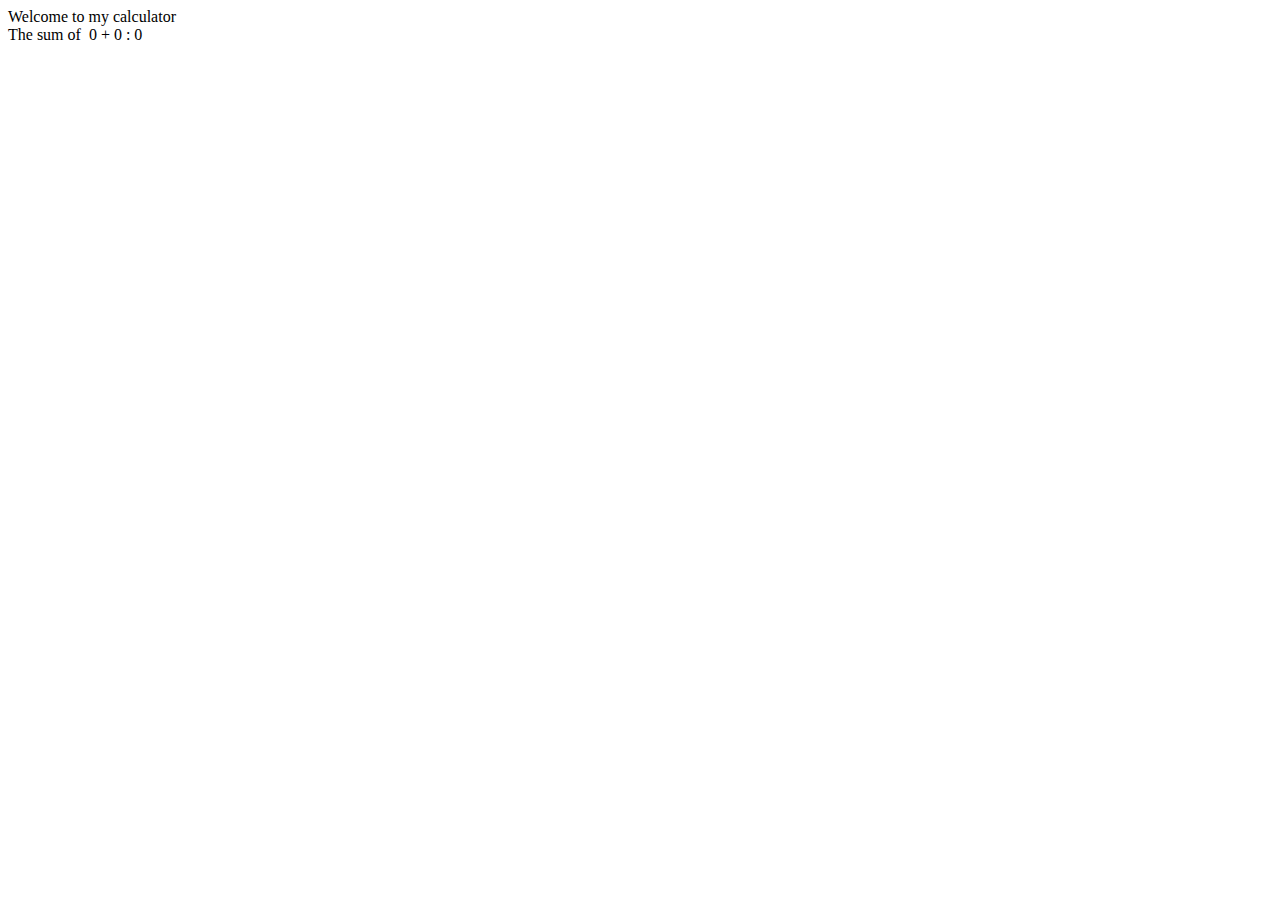
<file: index.html>
<!DOCTYPE html>
<html lang="en">
  <head>
    <meta charset="UTF-8" />
    <meta name="viewport" content="width=device-width, initial-scale=1.0" />
    <meta http-equiv="X-UA-Compatible" content="ie=edge" />
    <title>Assignment 1</title>
  </head>
  <body id="body">
    <script>
      // variable declarations
      let num1 = Number(prompt("Enter first number"));
      let num2 = Number(prompt("Enter second number"));
      let total = num1 + num2;

      document.getElementById("body").innerHTML =
        "Welcome to my calculator" + "<br>";
      document.write(`The sum of  &nbsp${num1} + ${num2} : ${total}`);
    </script>
  </body>
</html>
</file>
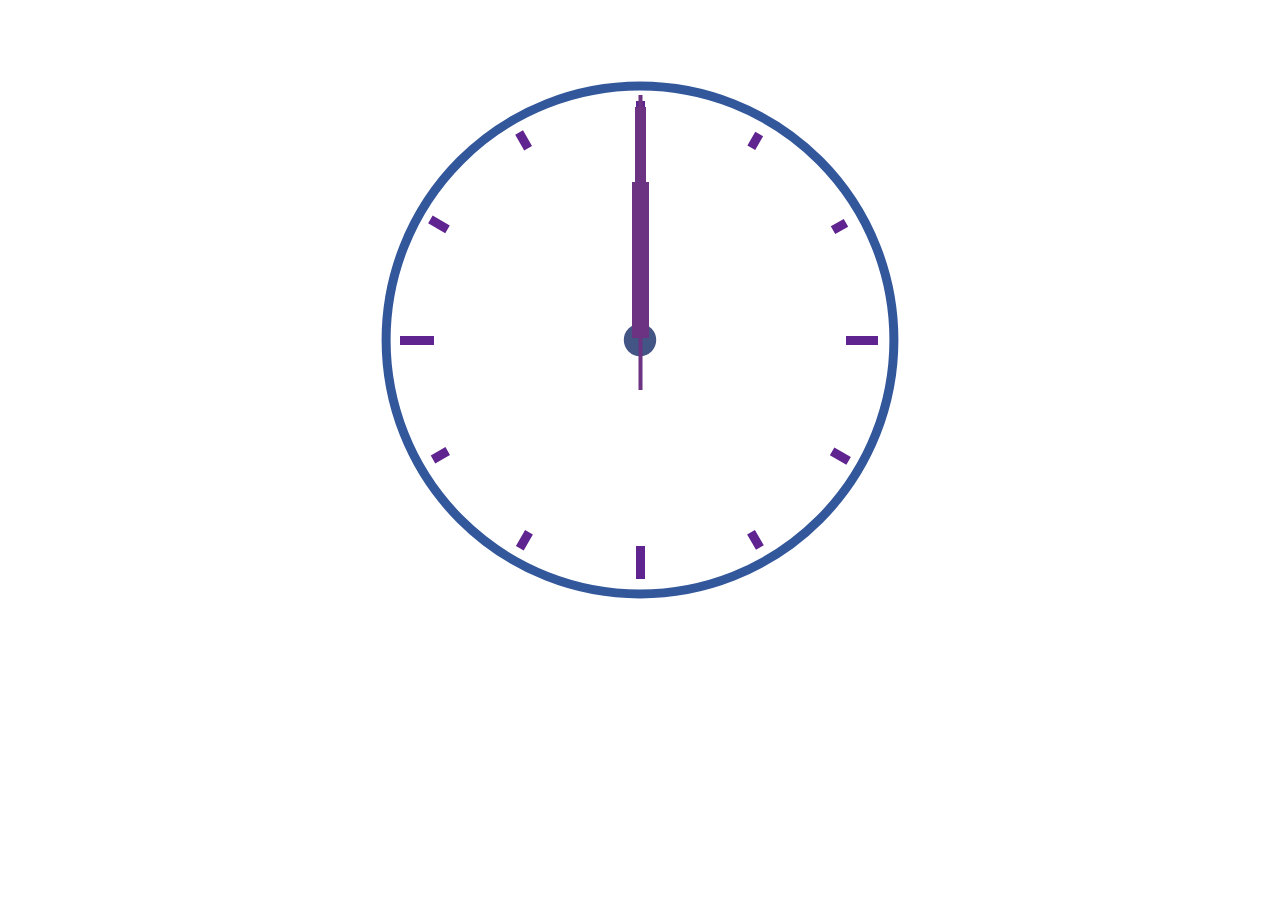
<file: analog-clock/index.html>
<!DOCTYPE html>
<html lang="en-US">

<head>
    <meta charset="UTF-8">
    <meta name="viewport" content="width=device-width, initial-scale=1">
    <title>A Digital Analog Clock</title>
    <link rel="stylesheet" href="style.css" type="text/css" media="all">
    <script src="script.js" defer></script>
</head>

<body>
<main class="main">
    <div class="clockbox">
        <svg id="clock" xmlns="http://www.w3.org/2000/svg" width="600" height="600" viewBox="0 0 600 600">
            <g id="face">
                <circle class="circle" cx="300" cy="300" r="253.9"/>
                <path class="hour-marks" d="M300.5 94V61M506 300.5h32M300.5 506v33M94 300.5H60M411.3 107.8l7.9-13.8M493 190.2l13-7.4M492.1 411.4l16.5 9.5M411 492.3l8.9 15.3M189 492.3l-9.2 15.9M107.7 411L93 419.5M107.5 189.3l-17.1-9.9M188.1 108.2l-9-15.6"/>
                <circle class="mid-circle" cx="300" cy="300" r="16.2"/>
            </g>
            <g id="hour">
                <path class="hour-arm" d="M300.5 298V142"/>
                <circle class="sizing-box" cx="300" cy="300" r="253.9"/>
            </g>
            <g id="minute">
                <path class="minute-arm" d="M300.5 298V67"/>
                <circle class="sizing-box" cx="300" cy="300" r="253.9"/>
            </g>
            <g id="second">
                <path class="second-arm" d="M300.5 350V55"/>
                <circle class="sizing-box" cx="300" cy="300" r="253.9"/>
            </g>
        </svg>
    </div><!-- .clockbox -->
</main>

</body>

</html>
</file>
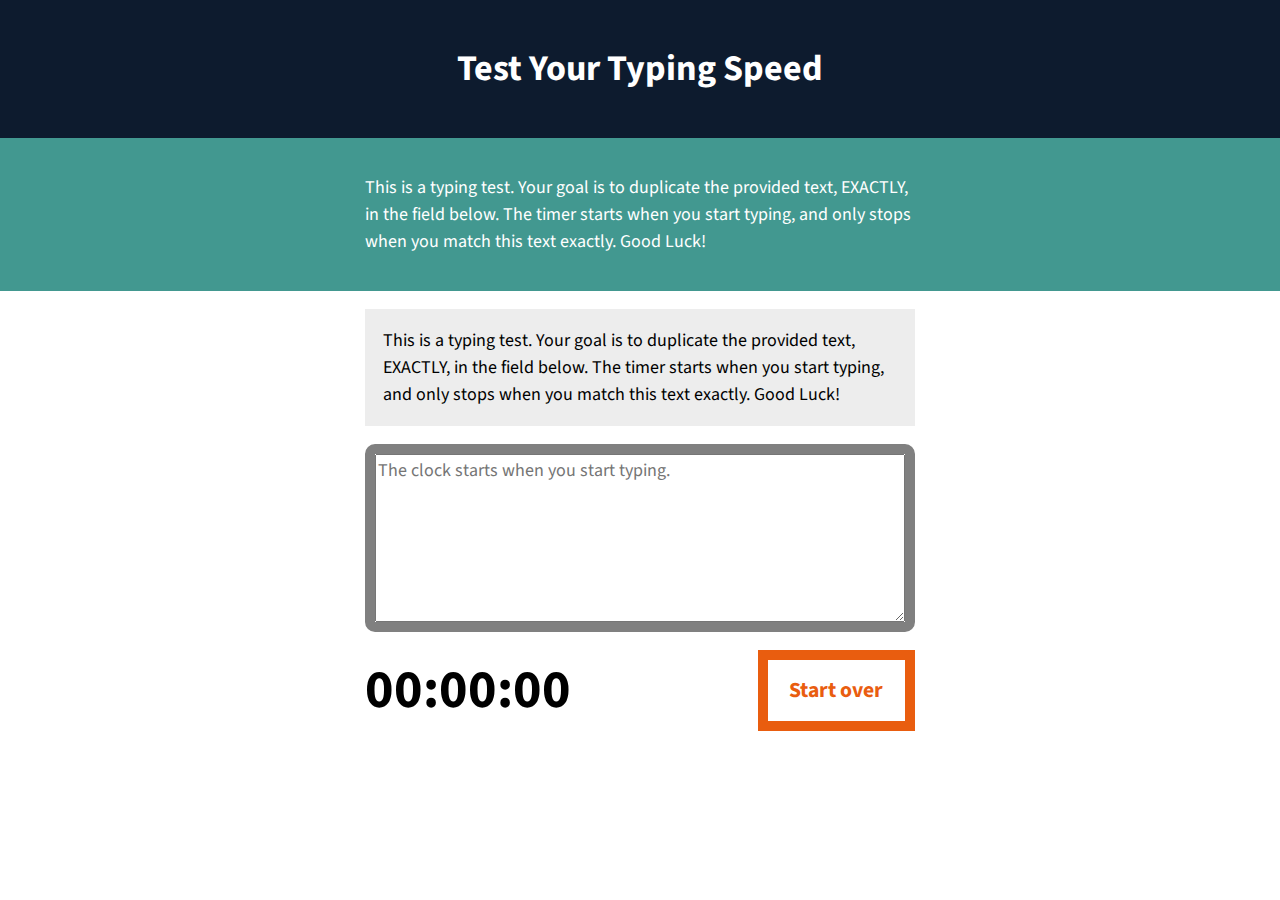
<file: type-speed/index.html>
<!DOCTYPE html>
<html lang="en-US">

<head>
    <meta charset="UTF-8">
    <meta name="viewport" content="width=device-width, initial-scale=1">
    <title>JS Typing Speed Test</title>
    <script src="script.js" async></script>
    <link rel="stylesheet" href="//fonts.googleapis.com/css?family=Source+Sans+Pro:400,400i,700,700i,900,900i" type="text/css" media="all">
    <link rel="stylesheet" href="style.css">
</head>

<body>
    <header class="masthead">
        <h1>Test Your Typing Speed</h1>
    </header>
    <main class="main">
        <article class="intro">
            <p>This is a typing test. Your goal is to duplicate the provided text, EXACTLY, in the field below. The timer starts when you start typing, and only stops when you match this text exactly. Good Luck!</p>
        </article><!-- .intro -->
        <section class="test-area">
            <div id="origin-text">
                <p>This is a typing test. Your goal is to duplicate the provided text, EXACTLY, in the field below. The timer starts when you start typing, and only stops when you match this text exactly. Good Luck!</p>
            </div><!-- #origin-text -->

            <div class="test-wrapper">
                <textarea id="test-area" name="textarea" rows="6" placeholder="The clock starts when you start typing."></textarea>
            </div><!-- .test-wrapper -->

            <div class="meta">
                <section id="clock">
                    <div class="timer">00:00:00</div>
                </section>

                <button id="reset">Start over</button>
            </div><!-- .meta -->
        </section><!-- .test-area -->
    </main>

</body>

</html>
</file>
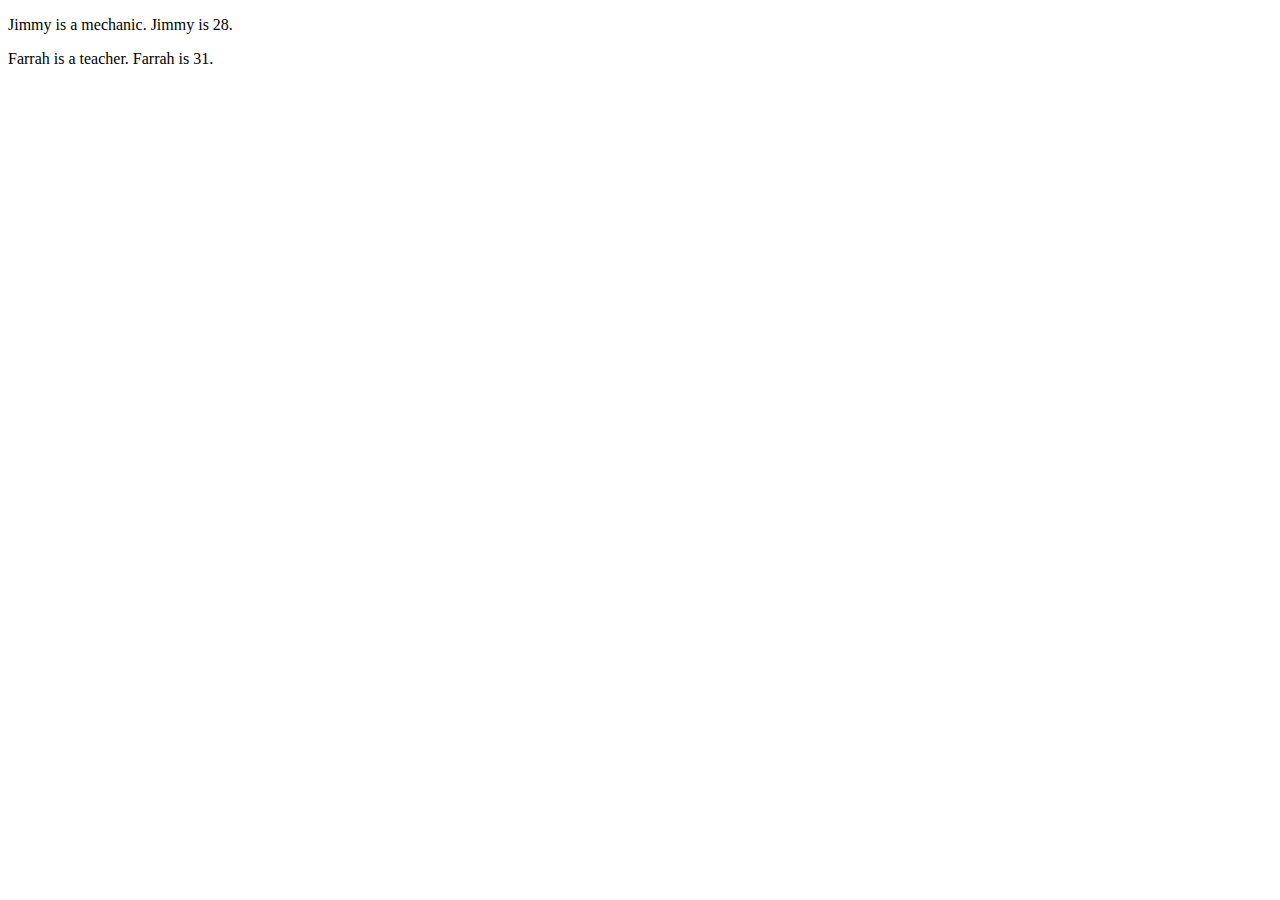
<file: constructor.html>
<!DOCTYPE html>
<html lang="en">
  <head>
    <meta charset="UTF-8" />
    <meta name="viewport" content="width=device-width, initial-scale=1.0" />
    <meta http-equiv="X-UA-Compatible" content="ie=edge" />
    <title>Constructor Template</title>
  </head>
  <body id="body">
    <p id="p"></p>
    <p id="p2"></p>
    <script>
      function Person(name, age, occupation) {
        this.name = name;
        this.age = age;
        this.occupation = occupation;
        this.checkJob = function() {
          return this.occupation;
        };
      }
      var Jimmy = new Person("Jimmy", 28, "mechanic");

      var Farrah = new Person("Farrah", 31, "teacher");

      document.getElementById("p2").innerHTML =
        Farrah.name +
        " is a " +
        Farrah.occupation +
        ". " +
        Farrah.name +
        " is " +
        Farrah.age +
        ".";

      document.getElementById(
        "p"
      ).innerHTML = `${Jimmy.name} is a ${Jimmy.occupation}. ${Jimmy.name} is ${Jimmy.age}.`;
    </script>
  </body>
</html>
</file>
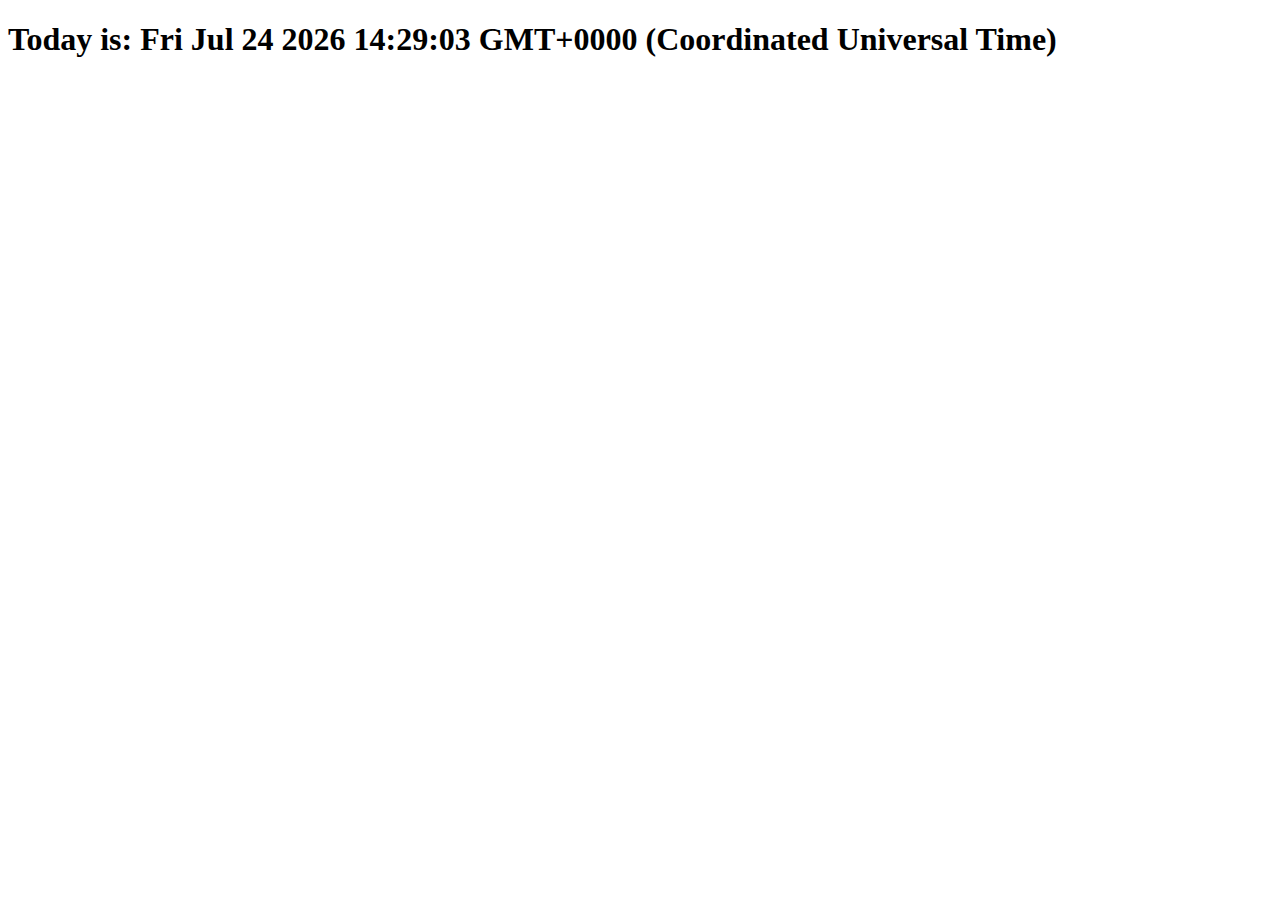
<file: date.html>
<!DOCTYPE html>
<html lang="en">
<head>
    <meta charset="UTF-8">
    <meta name="viewport" content="width=device-width, initial-scale=1.0">
    <meta http-equiv="X-UA-Compatible" content="ie=edge">
    <title>Document</title>
    <!-- <script src="script.js"defer></script> -->
    <!-- Defer pushes the file to load last -->
</head>
<body>
    <script>
        let date = new Date();
        
        document.body.innerHTML='<h1>Today is: ' + date + '</h1>';

    </script>
</body>
</html>
</file>
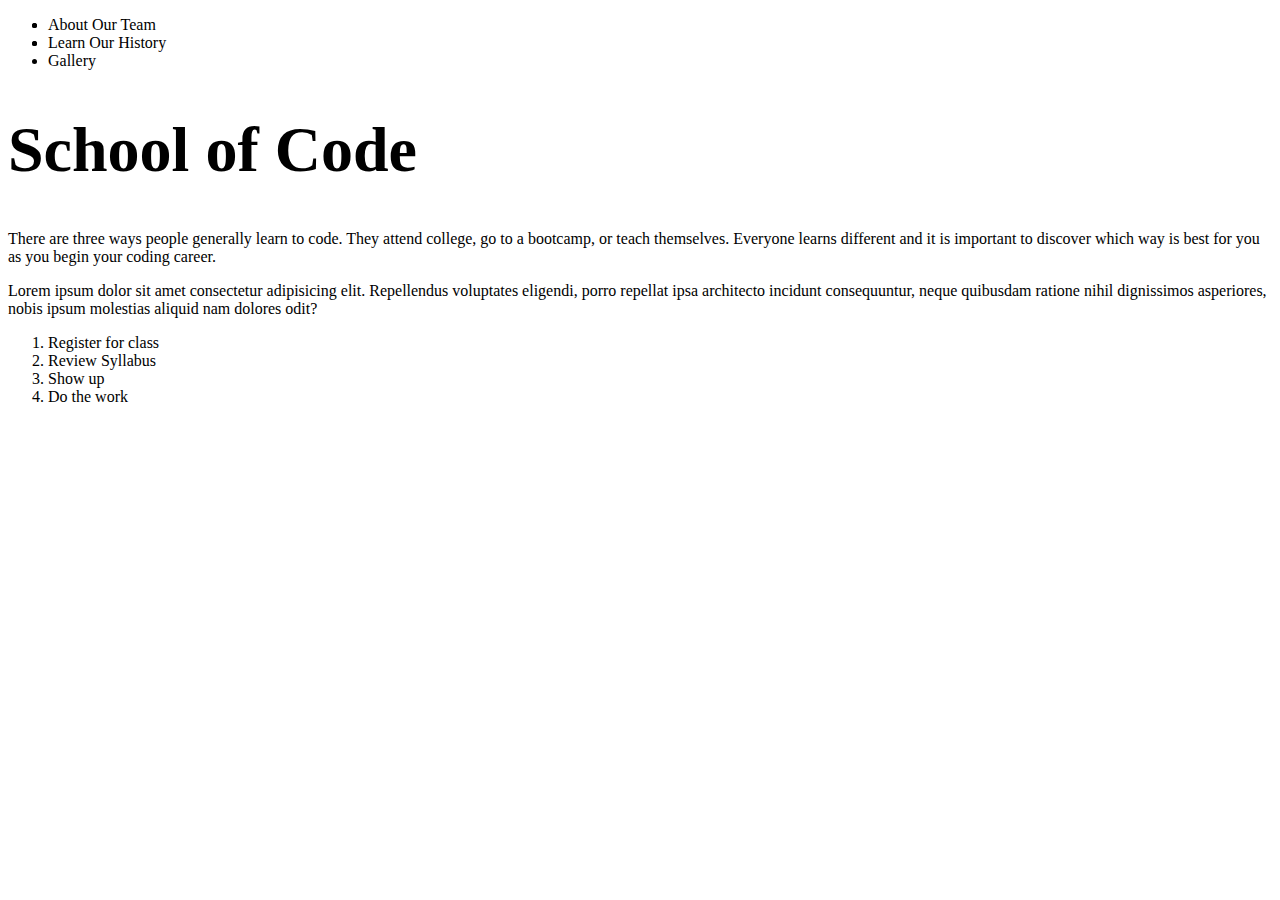
<file: dom.html>
<!DOCTYPE html>
<html lang="en">
  <head>
    <meta charset="UTF-8" />
    <meta name="viewport" content="width=device-width, initial-scale=1.0" />
    <title>DOM methods</title>
  </head>
  <body>
    <nav>
      <ul>
        <li id="one">About</li>
        <li id="two">History</li>
        <li id="three">Gallery</li>
      </ul>
    </nav>
    <h1 id="header">Business</h1>
    <p id="pOne">
     Lorem ipsum dolor sit amet consectetur adipisicing elit. Autem ipsum neque, laboriosam ratione dolorum corporis temporibus perspiciatis dolore, eos labore animi quae, possimus blanditiis cumque! Provident doloremque odit reiciendis nisi?
    </p>

    <p id='pTwo'>
      Lorem ipsum dolor sit amet consectetur adipisicing elit. Repellendus
      voluptates eligendi, porro repellat ipsa architecto incidunt consequuntur,
      neque quibusdam ratione nihil dignissimos asperiores, nobis ipsum
      molestias aliquid nam dolores odit?
    </p>
    <p id = 'pThree'>Lorem, ipsum dolor sit amet consectetur adipisicing elit. Praesentium, quasi quis, deleniti similique possimus officia explicabo natus suscipit qui, quibusdam quos ab impedit hic laboriosam odit nemo beatae rem voluptate!</p>

    <ol>
      <li>Register for class</li>
      <li>Review Syllabus</li>
      <li>Show up</li>
    </ol>

    <script>
      // Change nav link titles
      let navTitle = document.getElementById("one");
      let navContent = navTitle.innerHTML;
      navTitle.innerHTML = "<li> About Our Team</li>";

      let navTitle2 = document.getElementById("two");
      let navContent2 = navTitle2.innerHTML;
      navTitle2.innerHTML = "<li> Learn Our History</li>";

      let newheader = document.getElementById("header");
      let headerContent = newheader.innerHTML;
      newheader.innerHTML = "<h1> School of Code</h1>";
        //Add bullet to ordered list
      let addLink = document.createElement("li");
      let newLink = document.createTextNode("Do the work");
      addLink.appendChild(newLink);
      let position = document.getElementsByTagName("ol")[0];
      position.appendChild(addLink);


      //Remove element from dom tree

      let removePara = document.getElementsByTagName('p')[2];
      let container = removePara.parentNode;
      container.removeChild(removePara)

      //Accessing & Changing a Text Node

      let changePara = document.getElementById('pOne');
      let content = changePara.firstChild.nodeValue;
      content = content.replace('Lorem ipsum dolor sit amet consectetur adipisicing elit. Autem ipsum neque, laboriosam ratione dolorum corporis temporibus perspiciatis dolore, eos labore animi quae, possimus blanditiis cumque! Provident doloremque odit reiciendis nisi?',' There are three ways people generally learn to code. They attend college, go to a bootcamp, or teach themselves. Everyone learns different and it is important to discover which way is best for you as you begin your coding career.');
        changePara.firstChild.nodeValue = content;
    </script>
  </body>
</html>
</file>
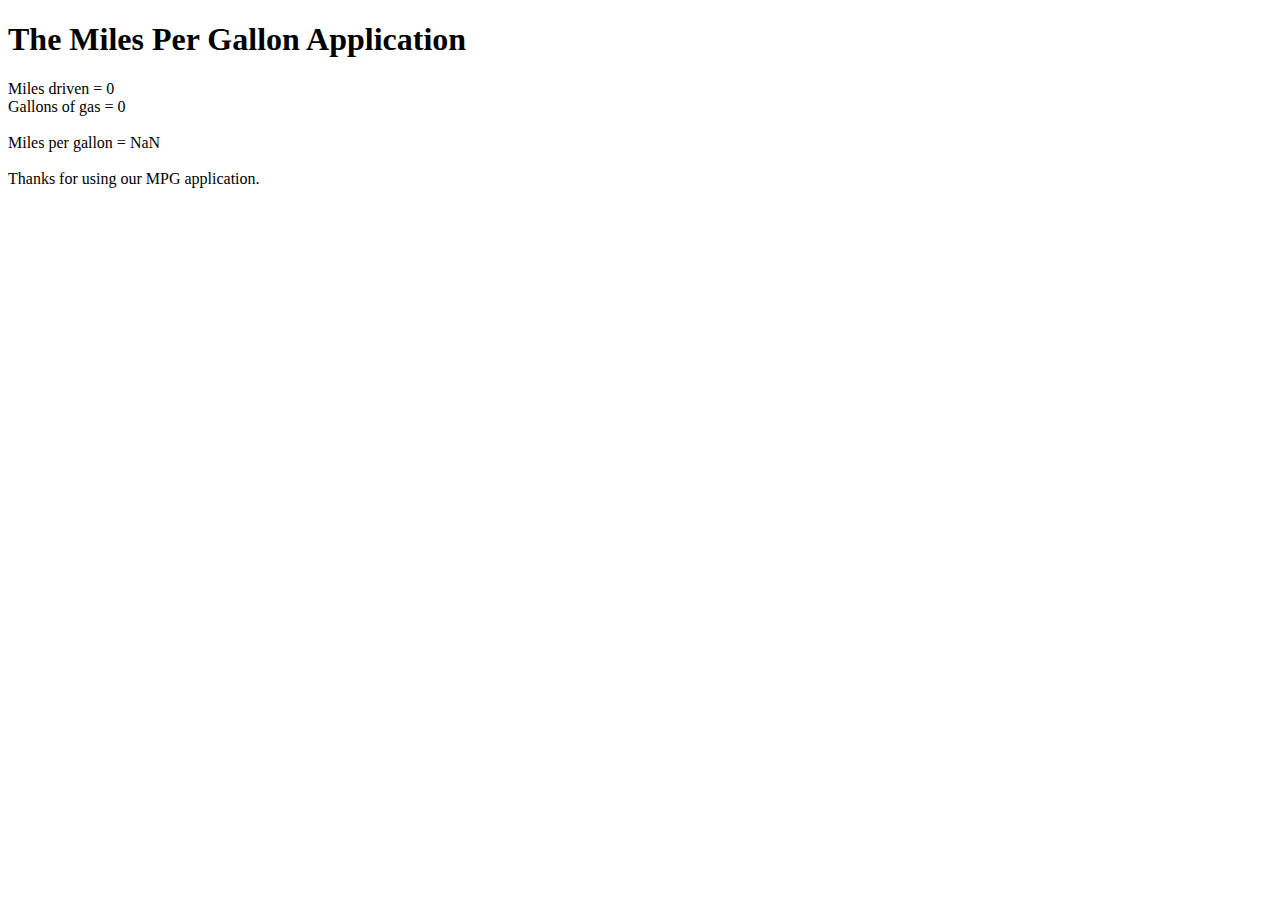
<file: mpg.html>
<!DOCTYPE html>
<html lang="en">
  <head>
    <meta charset="UTF-8" />
    <meta name="viewport" content="width=device-width, initial-scale=1.0" />
    <meta http-equiv="X-UA-Compatible" content="ie=edge" />
    <title>MPG</title>
  </head>
  <body>
    <h1 id="h1"></h1>
    <p id="para"></p>
    <script>
      document.getElementById("h1").innerHTML =
        "The Miles Per Gallon Application";

      //declaring variables
      let miles = Number(prompt("Enter miles driven"));
      let gals = Number(prompt("Enter gallons of gas used"));

      //calculation
      let division = parseInt(miles / gals);

      document.write(
        "Miles driven = " +
          miles +
          "<br>" +
          "Gallons of gas = " +
          gals +
          "<br>" +
          "<br>" +
          "Miles per gallon = " +
          division +
          "<br>" +
          "<br>"
      );

      document.write("Thanks for using our MPG application.");
    </script>
  </body>
</html>
</file>
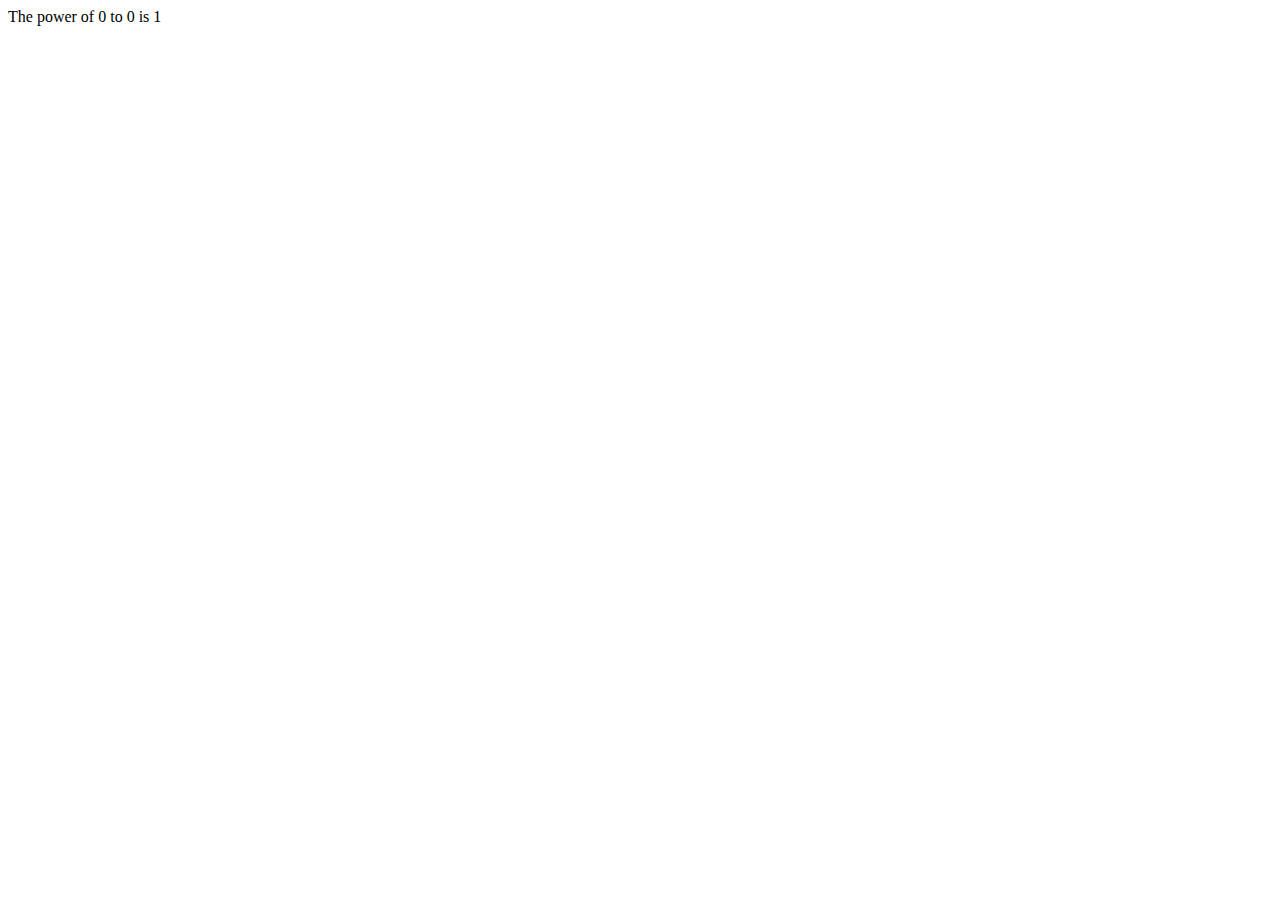
<file: PowerOfN.html>
<!DOCTYPE html>
<html lang="en">
  <head>
    <meta charset="UTF-8" />
    <meta name="viewport" content="width=device-width, initial-scale=1.0" />
    <meta http-equiv="X-UA-Compatible" content="ie=edge" />
    <title>Power Of N</title>
  </head>
  <body>
    <script>
      // variable declarations

      let numberOne = Number(prompt("Enter a base number:"));

      let numberTwo = Number(prompt("Enter an exponent:"));

      let sum = Math.pow(numberOne,numberTwo)

        document.write(`The power of ${numberOne} to ${numberTwo} is ${sum} `);


    </script>
  </body>
</html>
</file>
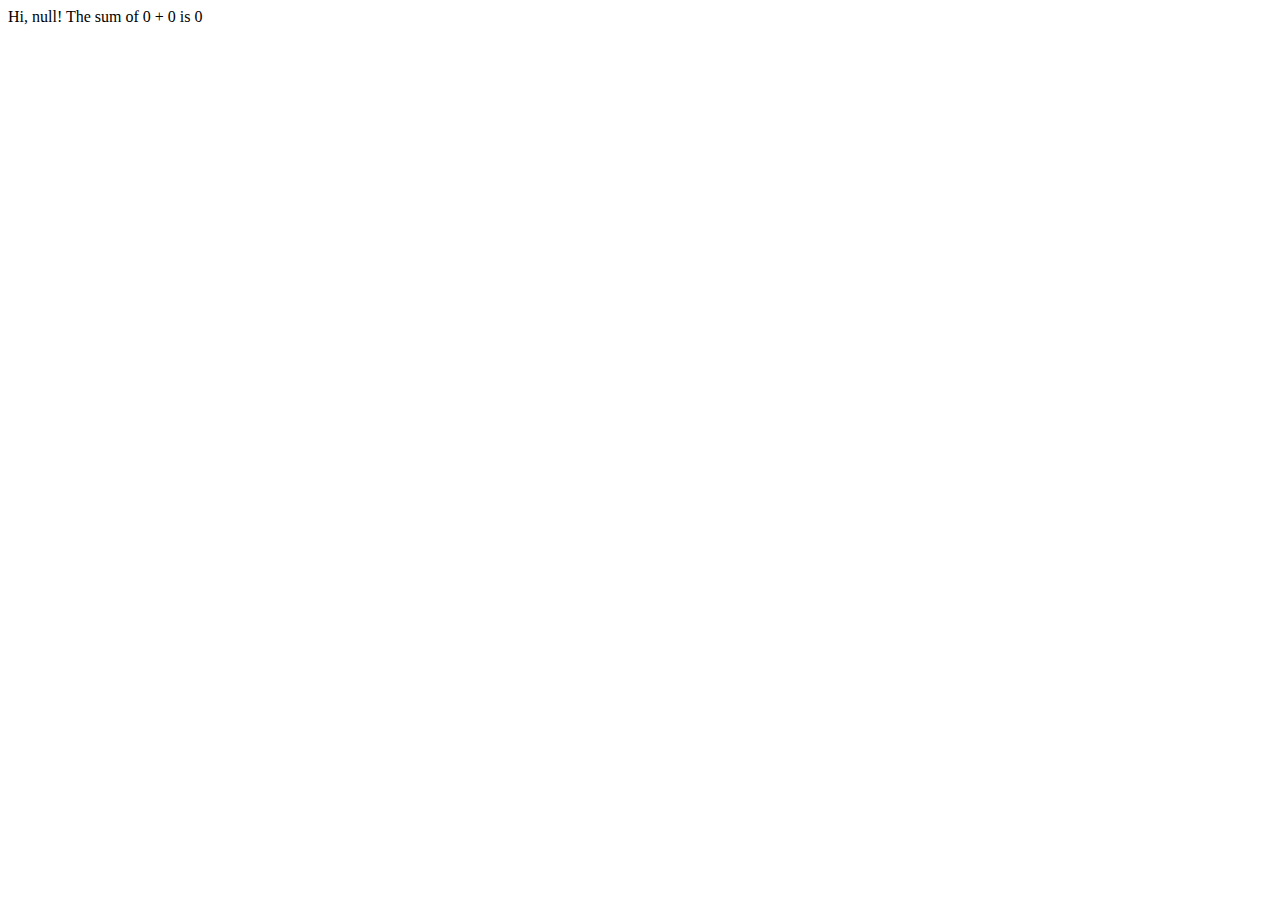
<file: sumGame.html>
<!DOCTYPE html>
<html lang="en">
  <head>
    <meta charset="UTF-8" />
    <meta name="viewport" content="width=device-width, initial-scale=1.0" />
    <meta http-equiv="X-UA-Compatible" content="ie=edge" />
    <title>Sum Game</title>
  </head>
  <body>
    <script>
      // variable declarations
      let name = prompt("Let's play the sum game. \nPlease enter your name");

      let numberOne = Number(prompt("Enter first number"));

      let numberTwo = Number(prompt("Enter second number"));

      let sum = numberOne + numberTwo;

      document.write(
        `Hi, ${name}! The sum of ${numberOne} + ${numberTwo} is ${sum}`
      );
    </script>
  </body>
</html>
</file>
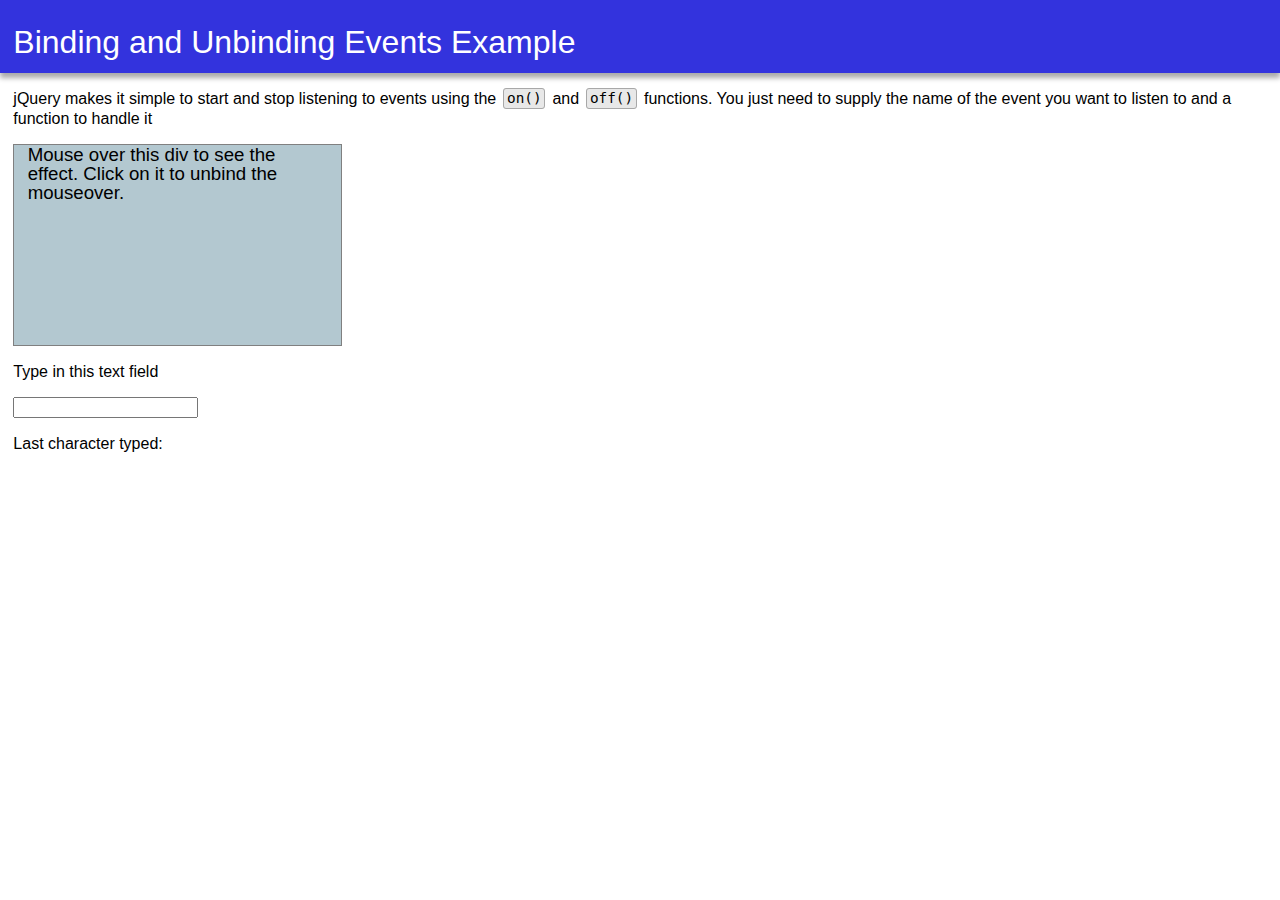
<file: events/events.html>
<!DOCTYPE html>
<html lang="en">
  <head>
    <meta charset="UTF-8" />
    <meta name="viewport" content="width=device-width, initial-scale=1.0" />
    <title>Binding and Unbinding Events with jQuery</title>
    <link rel="stylesheet" href="../events/style.css" />
    <script src="https://ajax.googleapis.com/ajax/libs/jquery/3.4.1/jquery.min.js"></script>
    <script type="text/javascript">
      $(function() {
        $("#evtTarget").on("mouseover mouseleave", highlight);

        $("#evtTarget").on("click", function(evt) {
          $("#evtTarget").off("mouseover mouseleave", highlight);
          $("#evtTarget").html("<p>Hover effect shut off</p>");
          $("#evtTarget").removeClass("highlighted");
          
        });
        $("#textEntry").on("keypress", function(evt) {
            $("#keyPress").text(String.fromCharCode(evt.charCode));
          });
      });

      function highlight() {
        $("#evtTarget").toggleClass("highlighted");
      }
    </script>
    <style type="text/css">
      .highlighted {
        background-color: Red;
      }
    </style>
  </head>

  <body>
    <h1>Binding and Unbinding Events Example</h1>
    <div id="content">
      <p>
        jQuery makes it simple to start and stop listening to events using the
        <code>on()</code> and <code>off()</code> functions. You just need to
        supply the name of the event you want to listen to and a function to
        handle it
      </p>
      <div id="evtTarget" class="box">
        Mouse over this div to see the effect. Click on it to unbind the
        mouseover.
      </div>
      <p>Type in this text field</p>
      <input id="textEntry" type="text" />
      <p>Last character typed: <span id="keyPress"></span></p>
    </div>
  </body>
</html>
</file>
<file: analog-clock/style.css>
/* Layout */
.main {
    display: flex;
    padding: 2em;
    height: 90vh;
    justify-content: center;
    align-items: middle;
}

.clockbox,
#clock {
    width: 100%;
}

/* Clock styles */
.circle {
    fill: none;
    stroke: rgb(51, 87, 155);
    stroke-width: 9;
    stroke-miterlimit: 10;
}

.mid-circle {
    fill: rgb(67, 85, 133);
}
.hour-marks {
    fill: none;
    stroke: rgb(95, 36, 143);
    stroke-width: 9;
    stroke-miterlimit: 10;
}

.hour-arm {
    fill: none;
    stroke: rgb(107, 51, 129);
    stroke-width: 17;
    stroke-miterlimit: 10;
}

.minute-arm {
    fill: none;
    stroke: rgb(107, 51, 129);
    stroke-width: 11;
    stroke-miterlimit: 10;
}

.second-arm {
    fill: none;
    stroke: rgb(107, 51, 129);
    stroke-width: 4;
    stroke-miterlimit: 10;
}

/* Transparent box ensuring arms center properly. */
.sizing-box {
    fill: none;
}

/* Make all arms rotate around the same center point. */
/* Optional: Use transition for animation. */
#hour,
#minute,
#second {
    transform-origin: 300px 300px;
    transition: transform .5s ease-in-out;
}
</file>
<file: type-speed/style.css>
/*--------------------------------------------------------------
Typography
--------------------------------------------------------------*/

body,
button,
input,
select,
textarea {
	font-family: 'Source Sans Pro', 'Helvetica', Arial, sans-serif;
	font-size: 18px;
	line-height: 1.5;
}

h1,
h2,
h3,
h4,
h5,
h6 {
	clear: both;
}

p {
	margin-bottom: 1.5em;
}

b,
strong {
	font-weight: bold;
}

dfn,
cite,
em,
i {
	font-style: italic;
}

blockquote {
	margin: 0 1.5em;
}

address {
	margin: 0 0 1.5em;
}

pre {
	background: #eee;
	font-family: "Courier 10 Pitch", Courier, monospace;
	font-size: 15px;
	font-size: 1.5rem;
	line-height: 1.6;
	margin-bottom: 1.6em;
	max-width: 100%;
	overflow: auto;
	padding: 1.6em;
}

code,
kbd,
tt,
var {
	font: 15px Monaco, Consolas, "Andale Mono", "DejaVu Sans Mono", monospace;
}

abbr,
acronym {
	border-bottom: 1px dotted #666;
	cursor: help;
}

mark,
ins {
	background: #fff9c0;
	text-decoration: none;
}

sup,
sub {
	font-size: 75%;
	height: 0;
	line-height: 0;
	position: relative;
	vertical-align: baseline;
}

sup {
	bottom: 1ex;
}

sub {
	top: .5ex;
}

small {
	font-size: 75%;
}

big {
	font-size: 125%;
}

/*--------------------------------------------------------------
Layout
--------------------------------------------------------------*/
body {
    margin: 0;
    padding: 0;
}

.masthead {
    padding: 1em 2em;
    background-color: #0D1B2E;
    color: white;
}

.masthead h1 {
    text-align: center;
}

.intro {
    padding: 2em 2em;
    color: #ffffff;
    background: #429890;
}


.intro p,
.test-area {
    margin: 0 auto;
    max-width: 550px;
}

.test-area {
    margin-bottom: 4em;
    padding: 0 2em;
}

.test-wrapper {
    border: 10px solid grey;
    border-radius: 10px;
}

#origin-text {
    margin: 1em 0;
    padding: 1em 1em 0;
    background-color: #ededed;
}

#origin-text p {
    margin: 0;
    padding-bottom: 1em;
}

.test-wrapper {
    display: flex;
}

.test-wrapper textarea {
    flex: 1;
}

.meta {
    margin-top: 1em;
    display: flex;
    justify-content: space-between;
    flex-wrap: wrap;
}

.timer {
    font-size: 3em;
    font-weight: bold;
}

#reset {
    padding: .5em 1em;
    font-size: 1.2em;
    font-weight: bold;
    color: #E95D0F;
    background: white ;
    border: 10px solid #E95D0F;
}

#reset:hover {
    color: white;
    background-color: #E95D0F;
}
</file>
<file: events/style.css>
/*
** Styles used in the jQuery Essential Training course materials
*/
body {
    font-family: "Open Sans", sans-serif;
    font-size: 12pt;
    margin: 0;
    line-height: 1.2em;
}

body > h1 {
    background-color: #33d;
    color: white;
    font-family: Arial, Helvetica, sans-serif;
    font-weight: 100;
    margin:0;
    padding-left: 10pt;
    padding-right: 10pt;
    padding-top:25pt;
    padding-bottom: 15pt;
    box-shadow: 0px 5px 5px 0px rgba(171,171,171,1);
}

#content {
    margin: 10pt;
}

#example {
    border: 1px solid gray;
    background-color: #b3c8d0;
    font-size:14pt;
    padding-left: 10pt;
    padding-right: 10pt;
    min-height: 200px;
}

.box {
    border: 1px solid gray;
    background-color: #b3c8d0;
    font-size:14pt;
    padding-left: 10pt;
    padding-right: 10pt;
    min-height: 200px;
    width: 300px;
}

.box p {
    margin: 0 1pt 0 2pt
}

.smallbox {
    border: 1px solid gray;
    background-color: #b3c8d0;
    font-size:14pt;
    padding-left: 10pt;
    padding-right: 10pt;
    margin-bottom: 10pt;
    margin-right: 0;
    margin-left: 0;
    min-height: 150px;
    width: 200px;
}

.inline {
    display: inline-block;
}

code {
    background-color: #e8e8e8;
    border: 1px solid #a8a8a8;
    border-radius: 3px;
    padding: 1pt 2pt;
    margin: 2pt;
    font-family: "source-code-pro", Consolas, monospace;
    font-size: .9em;
}

li {
    line-height: 1.3em;
}

button {
    font-size: 14pt;
    margin: 8px;
}

#eventDetails {
    border: 1px solid #aaa;
    margin-top: 8pt;
    padding: 2pt;
}

.lineitem {
    width: 120px;
    display: inline-block
}
</file>
